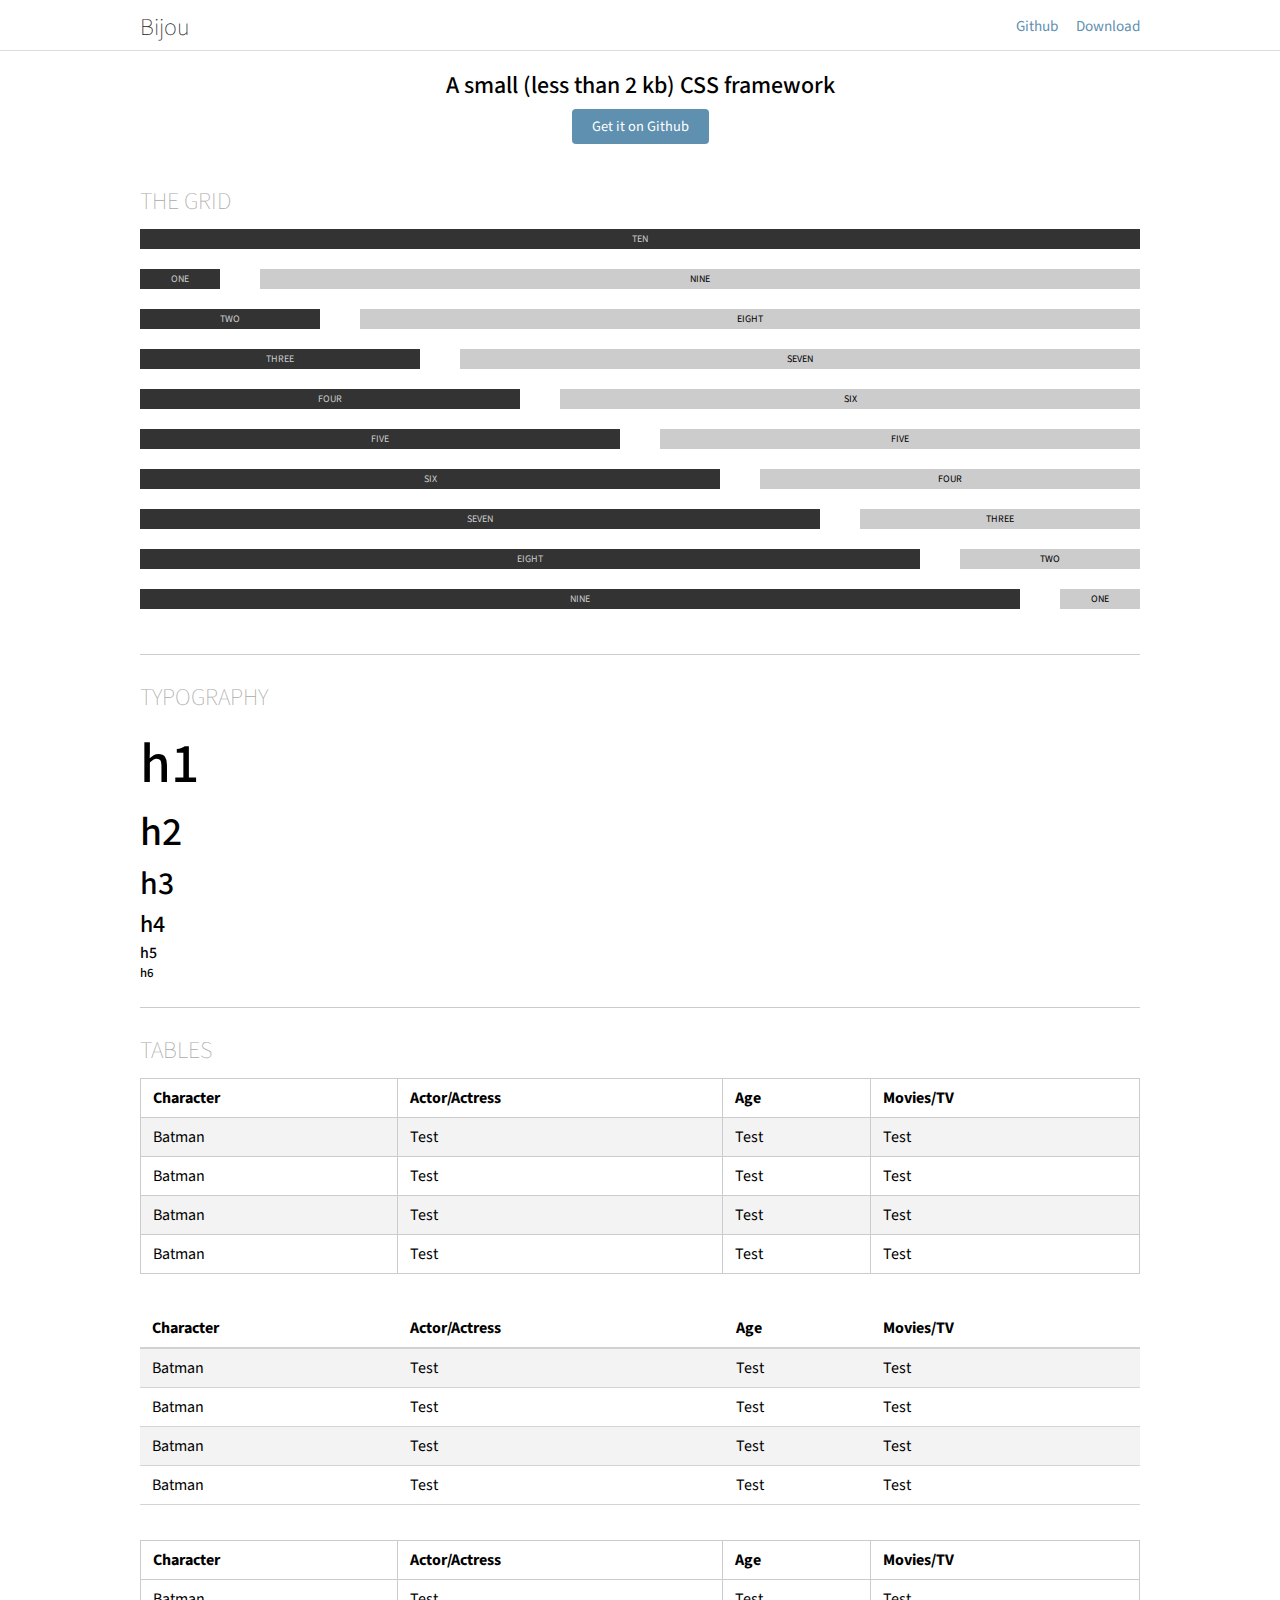
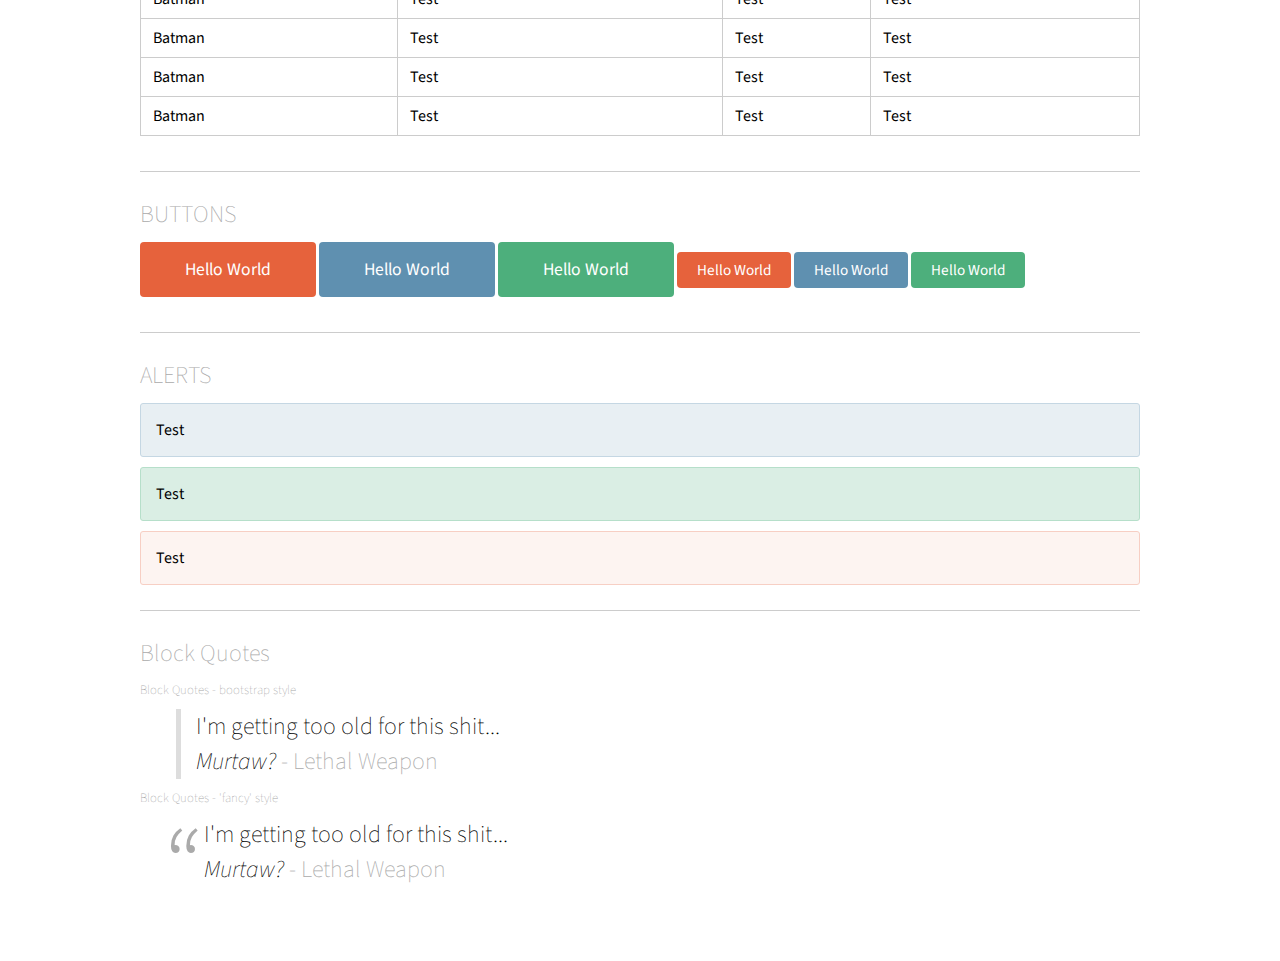
<file: index.html>
<!DOCTYPE html>
<html lang='en'>
  <head>
    <title>Bijou CSS Framework</title>
    <meta name="description" content="A beautiful CSS framework in under 2kb">
    <meta name="viewport" content="width=device-width, initial-scale=1.0" />
    <link rel="stylesheet" href="css/bijou.min.css">
    <style type='text/css'>
      body{
        margin-top:60px;
      }
      .light{
        background:#CCC;'
        color:#333;
      }
      .dark{
        background:#333;
        color:#CCC;
      }
      .grid{
        text-align:center;
        font-size:10px;
      }
      .banner{
        text-align:center;
        padding:10px 0;
      }
      .table{
        margin-bottom:35px;
      }
      .banner button{
        margin-top:7px;
      }
      .divider{
        width:100%;
        background:#CCC;
        height:1px;
        margin:25px 0;
      }
      .explainer{
        font-weight:200;
        color:#AAA;
        margin-bottom:10px;
      }
      button{
      	margin-bottom:10px;
      }
    </style>
    <script>
      !function(g,s,q,r,d){r=g[r]=g[r]||function(){(r.q=r.q||[]).push(
      arguments)};d=s.createElement(q);q=s.getElementsByTagName(q)[0];
      d.src='//d1l6p2sc9645hc.cloudfront.net/tracker.js';q.parentNode.
      insertBefore(d,q)}(window,document,'script','_gs');

      _gs('GSN-340356-F');
    </script>
  </head>
  <body>
    <div class='navbar fixed'>
      <div class='container'>
        <h4 class='pull-left'>Bijou</h4>
        <ul class='pull-right'>
          <li><a href='https://github.com/andhart/bijou'>Github</a></li>
          <li><a href='https://github.com/andhart/bijou/archive/master.zip'>Download</a></li>
        </ul>
      </div>
    </div>
    <div class='container'>
      
      <div class='banner row'>
        <div class='span ten'>
          <h4>A small (less than 2 kb) CSS framework</h4>
          <a href='https://github.com/andhart/bijou'><button class='button primary small'>Get it on Github</button></a>
        </div>
      </div>
      
      <h4 class='explainer'>THE GRID</h4>
      <div class='grid'>
        <div class='row'>
          <div class='span ten dark'>TEN</div>
        </div>
        <div class='row'>
          <div class='span one dark'>ONE</div><div class='span nine light'>NINE</div>
        </div>
        <div class='row'>
          <div class='span two dark'>TWO</div><div class='span eight light'>EIGHT</div>
        </div>
        <div class='row'>
          <div class='span three dark'>THREE</div><div class='span seven light'>SEVEN</div>
        </div>
        <div class='row'>
          <div class='span four dark'>FOUR</div><div class='span six light'>SIX</div>
        </div>
        <div class='row'>
          <div class='span five dark'>FIVE</div><div class='span five light'>FIVE</div>
        </div>
        <div class='row'>
          <div class='span six dark'>SIX</div><div class='span four light'>FOUR</div>
        </div>
        <div class='row'>
          <div class='span seven dark'>SEVEN</div><div class='span three light'>THREE</div>
        </div>
        <div class='row'>
          <div class='span eight dark'>EIGHT</div><div class='span two light'>TWO</div>
        </div>
        <div class='row'>
          <div class='span nine dark'>NINE</div><div class='span one light'>ONE</div>
        </div>
      </div>
      <div class='divider'></div>
      <h4 class='explainer'>TYPOGRAPHY</h4>
      
      <h1>h1</h1>
      <h2>h2</h2>
      <h3>h3</h3>
      <h4>h4</h4>
      <h5>h5</h5>
      <h6>h6</h6>
      
      <div class='divider'></div>
      <h4 class='explainer'>TABLES</h4>
      
      <table class='table table-striped table-bordered'>
        <thead>
          <tr>
            <th>Character</th>
            <th>Actor/Actress</th>
            <th>Age</th>
            <th>Movies/TV</th>
          </tr>
        </thead>
        <tbody>
          <tr>
            <td>Batman</td>
            <td>Test</td>
            <td>Test</td>
            <td>Test</td>
          </tr>
          <tr>
            <td>Batman</td>
            <td>Test</td>
            <td>Test</td>
            <td>Test</td>
          </tr>
          <tr>
            <td>Batman</td>
            <td>Test</td>
            <td>Test</td>
            <td>Test</td>
          </tr>
          <tr>
            <td>Batman</td>
            <td>Test</td>
            <td>Test</td>
            <td>Test</td>
          </tr>
        </tbody>
      </table>
      
      <table class='table table-striped'>
        <thead>
          <tr>
            <th>Character</th>
            <th>Actor/Actress</th>
            <th>Age</th>
            <th>Movies/TV</th>
          </tr>
        </thead>
        <tbody>
          <tr>
            <td>Batman</td>
            <td>Test</td>
            <td>Test</td>
            <td>Test</td>
          </tr>
          <tr>
            <td>Batman</td>
            <td>Test</td>
            <td>Test</td>
            <td>Test</td>
          </tr>
          <tr>
            <td>Batman</td>
            <td>Test</td>
            <td>Test</td>
            <td>Test</td>
          </tr>
          <tr>
            <td>Batman</td>
            <td>Test</td>
            <td>Test</td>
            <td>Test</td>
          </tr>
        </tbody>
      </table>
      
      <table class='table table-bordered'>
        <thead>
          <tr>
            <th>Character</th>
            <th>Actor/Actress</th>
            <th>Age</th>
            <th>Movies/TV</th>
          </tr>
        </thead>
        <tbody>
          <tr>
            <td>Batman</td>
            <td>Test</td>
            <td>Test</td>
            <td>Test</td>
          </tr>
          <tr>
            <td>Batman</td>
            <td>Test</td>
            <td>Test</td>
            <td>Test</td>
          </tr>
          <tr>
            <td>Batman</td>
            <td>Test</td>
            <td>Test</td>
            <td>Test</td>
          </tr>
          <tr>
            <td>Batman</td>
            <td>Test</td>
            <td>Test</td>
            <td>Test</td>
          </tr>
        </tbody>
      </table>
      <div class='divider'></div>
      <h4 class='explainer'>BUTTONS</h4>
      
      <button class='button danger large'>Hello World</button>
      <button class='button primary large'>Hello World</button>
      <button class='button success large'>Hello World</button>
      <button class='button danger small'>Hello World</button>
      <button class='button primary small'>Hello World</button>
      <button class='button success small'>Hello World</button>
      
      <div class='divider'></div>
      <h4 class='explainer'>ALERTS</h4>
      
      <div class='alert primary'><p>Test</p></div>
      <div class='alert success'><p>Test</p></div>
      <div class='alert danger'><p>Test</p></div>
      
        
      <div class='divider'></div>
        
      <h4 class='explainer'>Block Quotes</h4>
        
      <h6 class='explainer'>Block Quotes - bootstrap style</h6>
<blockquote>
  <p>I'm getting too old for this shit...</p>
  <footer>Murtaw? <cite title="Source Title">Lethal Weapon</cite></footer>
</blockquote>
              <h6 class='explainer'>Block Quotes - 'fancy' style</h6>
    <blockquote class="qmarks">
  <p>I'm getting too old for this shit...</p>
  <footer>Murtaw? <cite title="Source Title">Lethal Weapon</cite></footer>
</blockquote>    
        
    </div>
  </body>
</html>
</file>
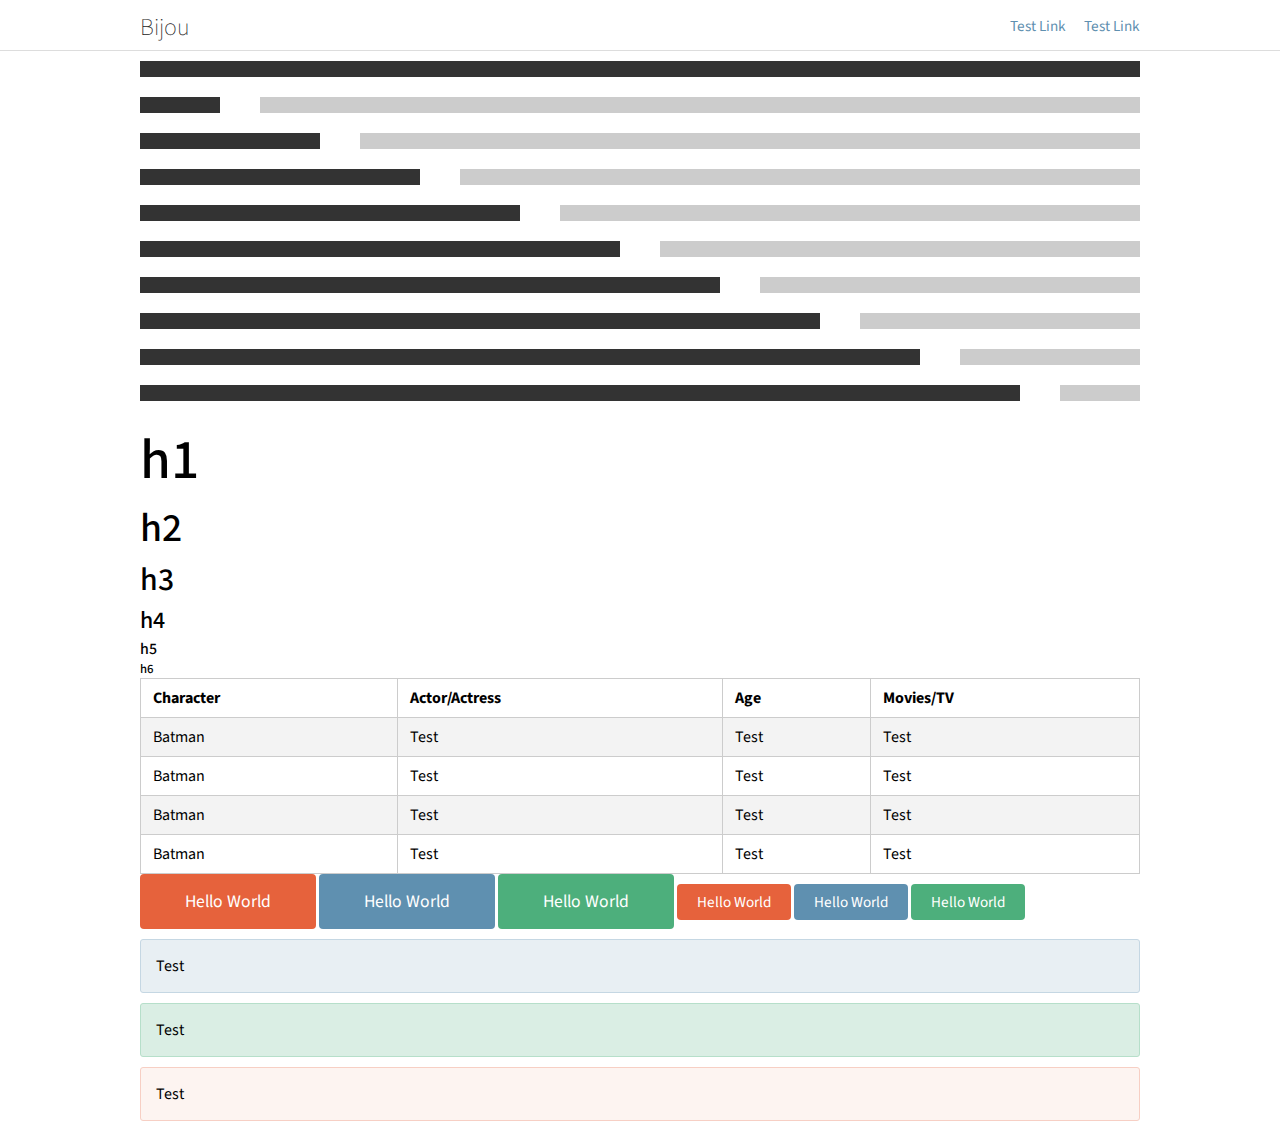
<file: test.html>
<!DOCTYPE html>
<html lang='en'>
  <head>
    <title>Bijou CSS Framework</title>
    <link rel="stylesheet" href="css/bijou.css">
    <style type='text/css'>
      .light{
        background:#CCC;
      }
      .dark{
        background:#333;
      }
      
    </style>
  </head>
  <body>
    <div class='navbar'>
      <div class='container'>
        <h4 class='pull-left'>Bijou</h4>
        <ul class='pull-right'>
          <li><a href='#'>Test Link</a></li>
          <li><a href='#'>Test Link</a></li>
        </ul>
      </div>
    </div>
    <div class='container'>
      
      <div class='row'>
        <div class='span ten dark'></div>
      </div>
      <div class='row'>
        <div class='span one dark'></div><div class='span nine light'></div>
      </div>
      <div class='row'>
        <div class='span two dark'></div><div class='span eight light'></div>
      </div>
      <div class='row'>
        <div class='span three dark'></div><div class='span seven light'></div>
      </div>
      <div class='row'>
        <div class='span four dark'></div><div class='span six light'></div>
      </div>
      <div class='row'>
        <div class='span five dark'></div><div class='span five light'></div>
      </div>
      <div class='row'>
        <div class='span six dark'></div><div class='span four light'></div>
      </div>
      <div class='row'>
        <div class='span seven dark'></div><div class='span three light'></div>
      </div>
      <div class='row'>
        <div class='span eight dark'></div><div class='span two light'></div>
      </div>
      <div class='row'>
        <div class='span nine dark'></div><div class='span one light'></div>
      </div>
     
      
      <h1>h1</h1>
      <h2>h2</h2>
      <h3>h3</h3>
      <h4>h4</h4>
      <h5>h5</h5>
      <h6>h6</h6>
      <table class='table table-striped table-bordered'>
        <thead>
          <tr>
            <th>Character</th>
            <th>Actor/Actress</th>
            <th>Age</th>
            <th>Movies/TV</th>
          </tr>
        </thead>
        <tbody>
          <tr>
            <td>Batman</td>
            <td>Test</td>
            <td>Test</td>
            <td>Test</td>
          </tr>
          <tr>
            <td>Batman</td>
            <td>Test</td>
            <td>Test</td>
            <td>Test</td>
          </tr>
          <tr>
            <td>Batman</td>
            <td>Test</td>
            <td>Test</td>
            <td>Test</td>
          </tr>
          <tr>
            <td>Batman</td>
            <td>Test</td>
            <td>Test</td>
            <td>Test</td>
          </tr>
        </tbody>
      </table>
      
      <button class='button danger large'>Hello World</button>
      <button class='button primary large'>Hello World</button>
      <button class='button success large'>Hello World</button>
      
      <button class='button danger small'>Hello World</button>
      <button class='button primary small'>Hello World</button>
      <button class='button success small'>Hello World</button>
      
      <div class='alert primary'><p>Test</p></div>
      <div class='alert success'><p>Test</p></div>
      <div class='alert danger'><p>Test</p></div>
      
    </div>
  </body>
</html>
</file>
<file: css/bijou.css>
@import url(http://fonts.googleapis.com/css?family=Source+Sans+Pro:300,400,600,700);a{font-size:.95em;text-decoration:none;color:#5f90b0}a:hover{color:#406882}*{margin:0;padding:0;font-family:"Source Sans Pro",sans-serif}.container{width:1000px;margin:0 auto}.pull-left{float:left}.pull-right{float:right}.row{min-height:2em;line-height:2em;width:100%}.span{float:left;display:inline;min-height:1em;margin:0 2% 20px 2%}.span:first-child{margin-left:0}.span:last-child{margin-right:0}.one{width:8%}.two{width:18%}.three{width:28%}.four{width:38%}.five{width:48%}.six{width:58%}.seven{width:68%}.eight{width:78%}.nine{width:88%}.ten{width:100%}.container:after{content:"\0020";display:block;height:0;clear:both;visibility:hidden}.row:before,.row:after{content:'\0020';display:block;overflow:hidden;visibility:hidden;width:0;height:0}.row:after{clear:both}.row{zoom:1}h1,h2,h3,h4,h5,h6{font-weight:500}h1{font-size:3.5em}h2{font-size:2.5em}h3{font-size:2em}h4{font-size:1.5em}h5{font-size:1em}h6{font-size:.8em}.table{width:100%;border-spacing:0;border-collapse:collapse;text-align:left}.table th,.table td{border-bottom:2px #d1d1d1 solid;padding:8px 12px}.table td{border-bottom:1px #d4d4d4 solid}.table.table-striped tbody tr:nth-child(2n+1){background-color:#f3f3f3}.table.table-bordered{border:1px #CCC solid}.table.table-bordered td,.table.table-bordered th{border:1px #CCC solid}.button{border:0;border-radius:4px;outline:0}.button.small{padding:7px 20px;font-size:.95em}.button.large{padding:15px 45px;font-size:1.1em}.button.primary{color:#FFF;background:#5f90b0}.button.primary:hover{background:#5589ab}.button.success{color:#FFF;background:#4daf7c}.button.success:hover{background:#48a474}.button.danger{color:#FFF;background:#e6623c}.button.danger:hover{background:#e4572e}.navbar{background:#FFF;padding:10px;margin-bottom:10px;border-bottom:1px #DDD solid;height:30px}.navbar h4{color:#191919;font-weight:200}.navbar li{display:inline-block;padding:.3em 15px 0 0}.navbar li:last-child{padding-right:0}.navbar.fixed{position:fixed;left:0;right:0;top:0}.alert{padding:15px;margin:10px 0;border-radius:3px}.alert.primary{background:#e8eff3;border:1px #c5d7e3 solid}.alert.success{background:#daeee4;border:1px #b6dfca solid}.alert.danger{background:#fdf4f1;border:1px #f7cfc4 solid}@media only screen and (min-width: 768px) and (max-width: 999px){.container{width:768px}}@media only screen and (max-width: 767px){.container{width:300px}.container .table{width:100%;display:block;overflow:auto}}@media only screen and (min-width: 480px) and (max-width: 767px){.container{width:420px}.container .table{display:table}}
</file>
<file: css/bijou.min.css>
@import url(http://fonts.googleapis.com/css?family=Source+Sans+Pro:300,400,600,700);a{font-size:.95em;text-decoration:none;color:#5f90b0}a:hover{color:#406882}*{margin:0;padding:0;font-family:"Source Sans Pro",sans-serif}.container{width:1000px;margin:0 auto}.pull-left{float:left}.pull-right{float:right}.row{min-height:2em;line-height:2em;width:100%}.span{float:left;display:inline;min-height:1em;margin:0 2% 20px 2%}.span:first-child{margin-left:0}.span:last-child{margin-right:0}.one{width:8%}.two{width:18%}.three{width:28%}.four{width:38%}.five{width:48%}.six{width:58%}.seven{width:68%}.eight{width:78%}.nine{width:88%}.ten{width:100%}.container:after{content:"\0020";display:block;height:0;clear:both;visibility:hidden}.row:before,.row:after{content:'\0020';display:block;overflow:hidden;visibility:hidden;width:0;height:0}.row:after{clear:both}.row{zoom:1}h1,h2,h3,h4,h5,h6{font-weight:500}h1{font-size:3.5em}h2{font-size:2.5em}h3{font-size:2em}h4{font-size:1.5em}h5{font-size:1em}h6{font-size:.8em}.table{width:100%;border-spacing:0;border-collapse:collapse;text-align:left}.table th,.table td{border-bottom:2px #d1d1d1 solid;padding:8px 12px}.table td{border-bottom:1px #d4d4d4 solid}.table.table-striped tbody tr:nth-child(2n+1){background-color:#f3f3f3}.table.table-bordered{border:1px #CCC solid}.table.table-bordered td,.table.table-bordered th{border:1px #CCC solid}.button{border:0;border-radius:4px;outline:0;cursor:pointer}.button.small{padding:7px 20px;font-size:.95em}.button.large{padding:15px 45px;font-size:1.1em}.button.primary{color:#FFF;background:#5f90b0}.button.primary:hover{background:#5589ab}.button.success{color:#FFF;background:#4daf7c}.button.success:hover{background:#48a474}.button.danger{color:#FFF;background:#e6623c}.button.danger:hover{background:#e4572e}.navbar{background:#FFF;padding:10px;margin-bottom:10px;border-bottom:1px #DDD solid;height:30px}.navbar h4{color:#191919;font-weight:200}.navbar li{display:inline-block;padding:.3em 15px 0 0}.navbar li:last-child{padding-right:0}.navbar.fixed{position:fixed;left:0;right:0;top:0}.alert{padding:15px;margin:10px 0;border-radius:3px}.alert.primary{background:#e8eff3;border:1px #c5d7e3 solid}.alert.success{background:#daeee4;border:1px #b6dfca solid}.alert.danger{background:#fdf4f1;border:1px #f7cfc4 solid}@media only screen and (min-width: 768px) and (max-width: 999px){.container{width:768px}}@media only screen and (max-width: 767px){.container{width:100%;margin:0}.container .table{width:auto;display:table;overflow:auto;margin-left:auto;margin-right:auto}}@media only screen and (min-width: 480px) and (max-width: 767px){.container{width:100%}.container .table{display:table}}blockquote.qmarks{border-left:none;padding-left:0}blockquote.qmarks:before{content:"\201C";float:left;font-size:5em;margin-top:-0.225em;margin-left:-0.1em;color:#AAA}blockquote{margin-left:1.5em;border-left:5px solid #ddd;padding-left:15px;font-weight:200;margin-bottom:10px;font-size:1.5em}blockquote footer{font-style:italic}blockquote footer cite{font-style:normal;color:#AAA}blockquote footer cite:before{content:' - '}
</file>
